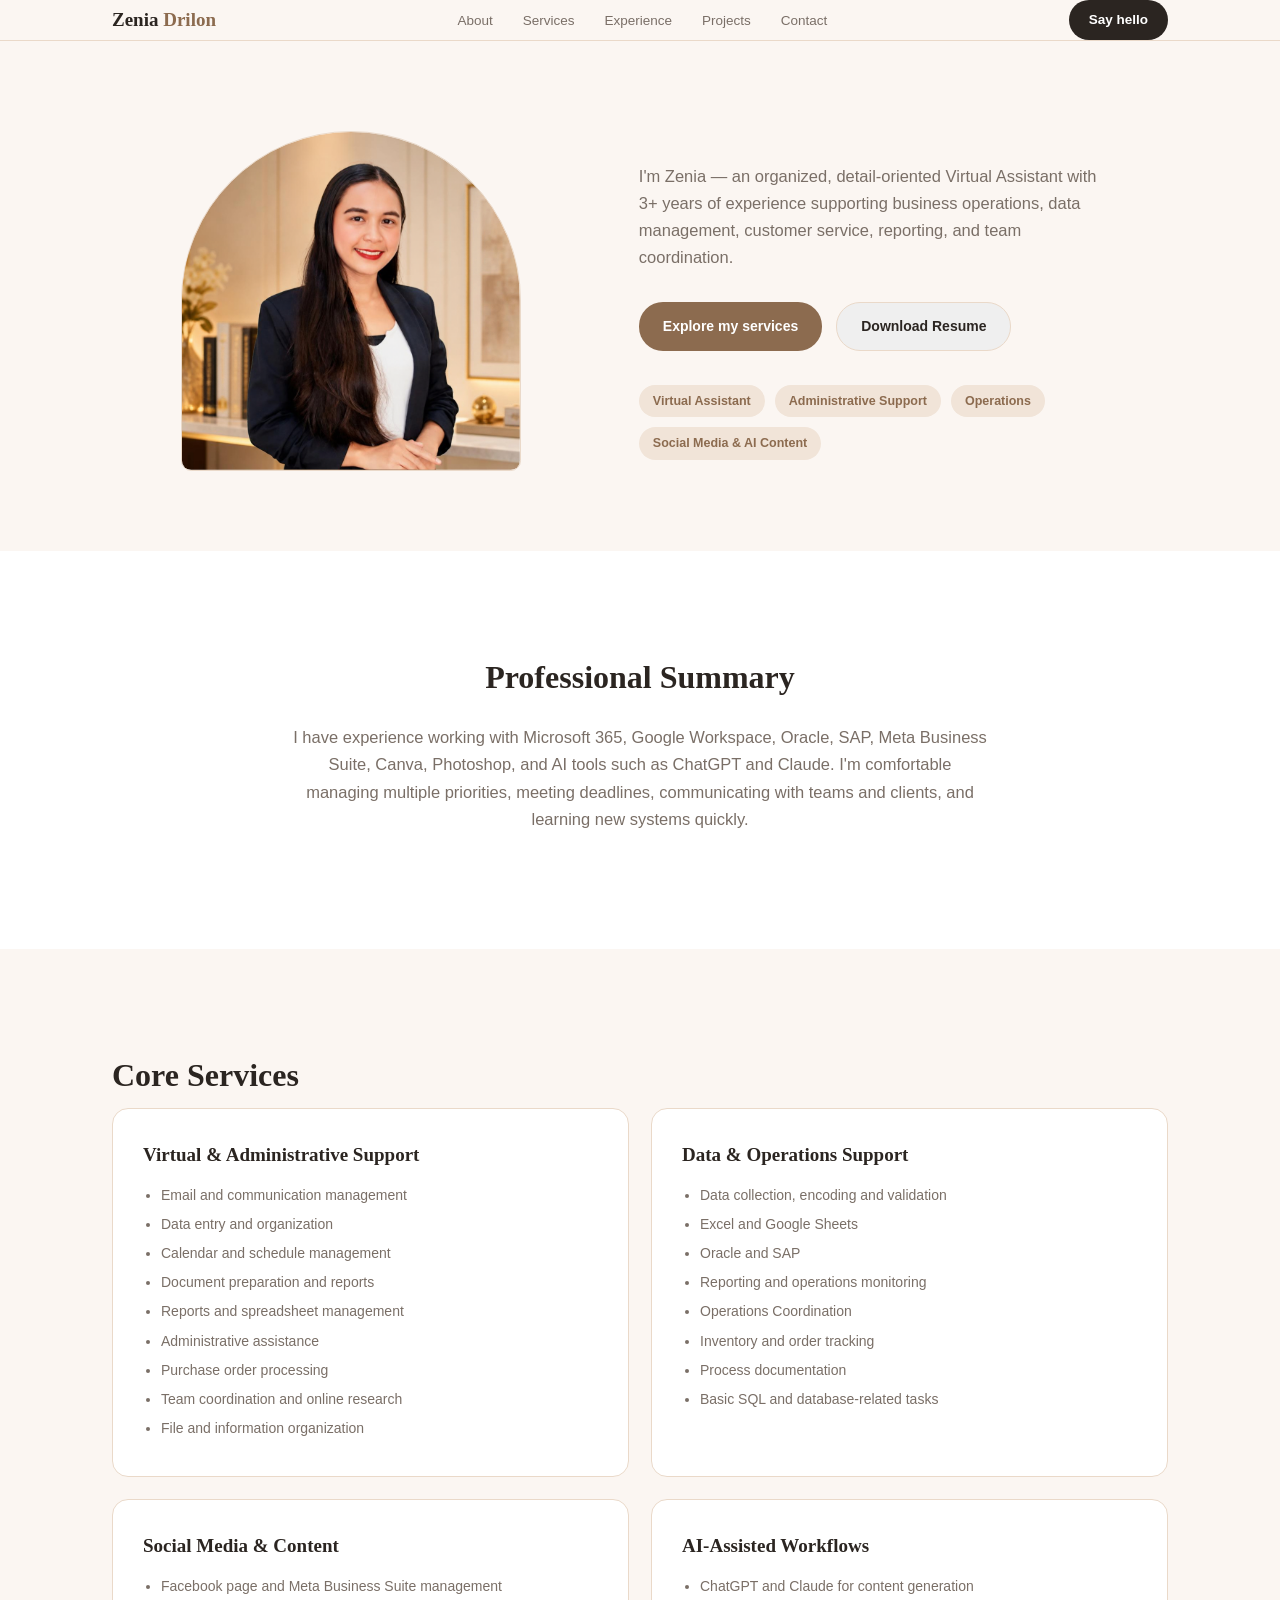
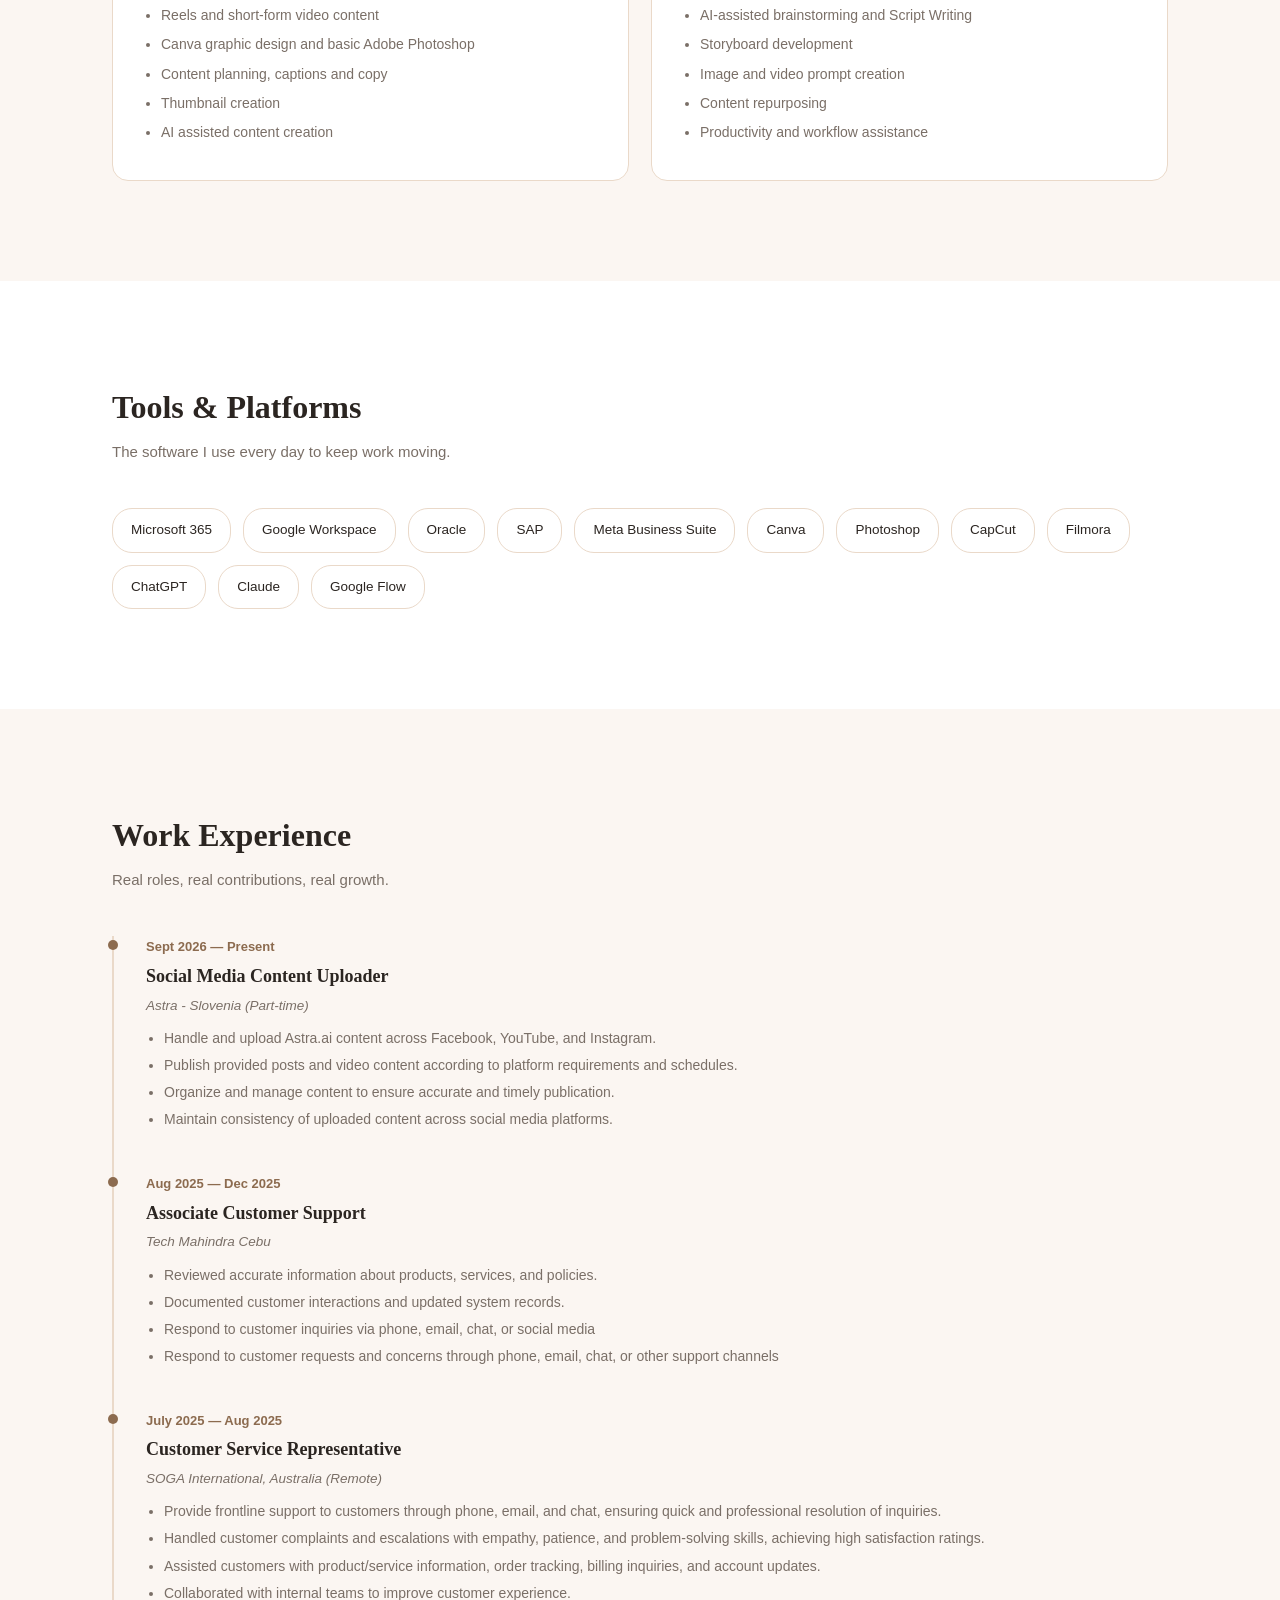
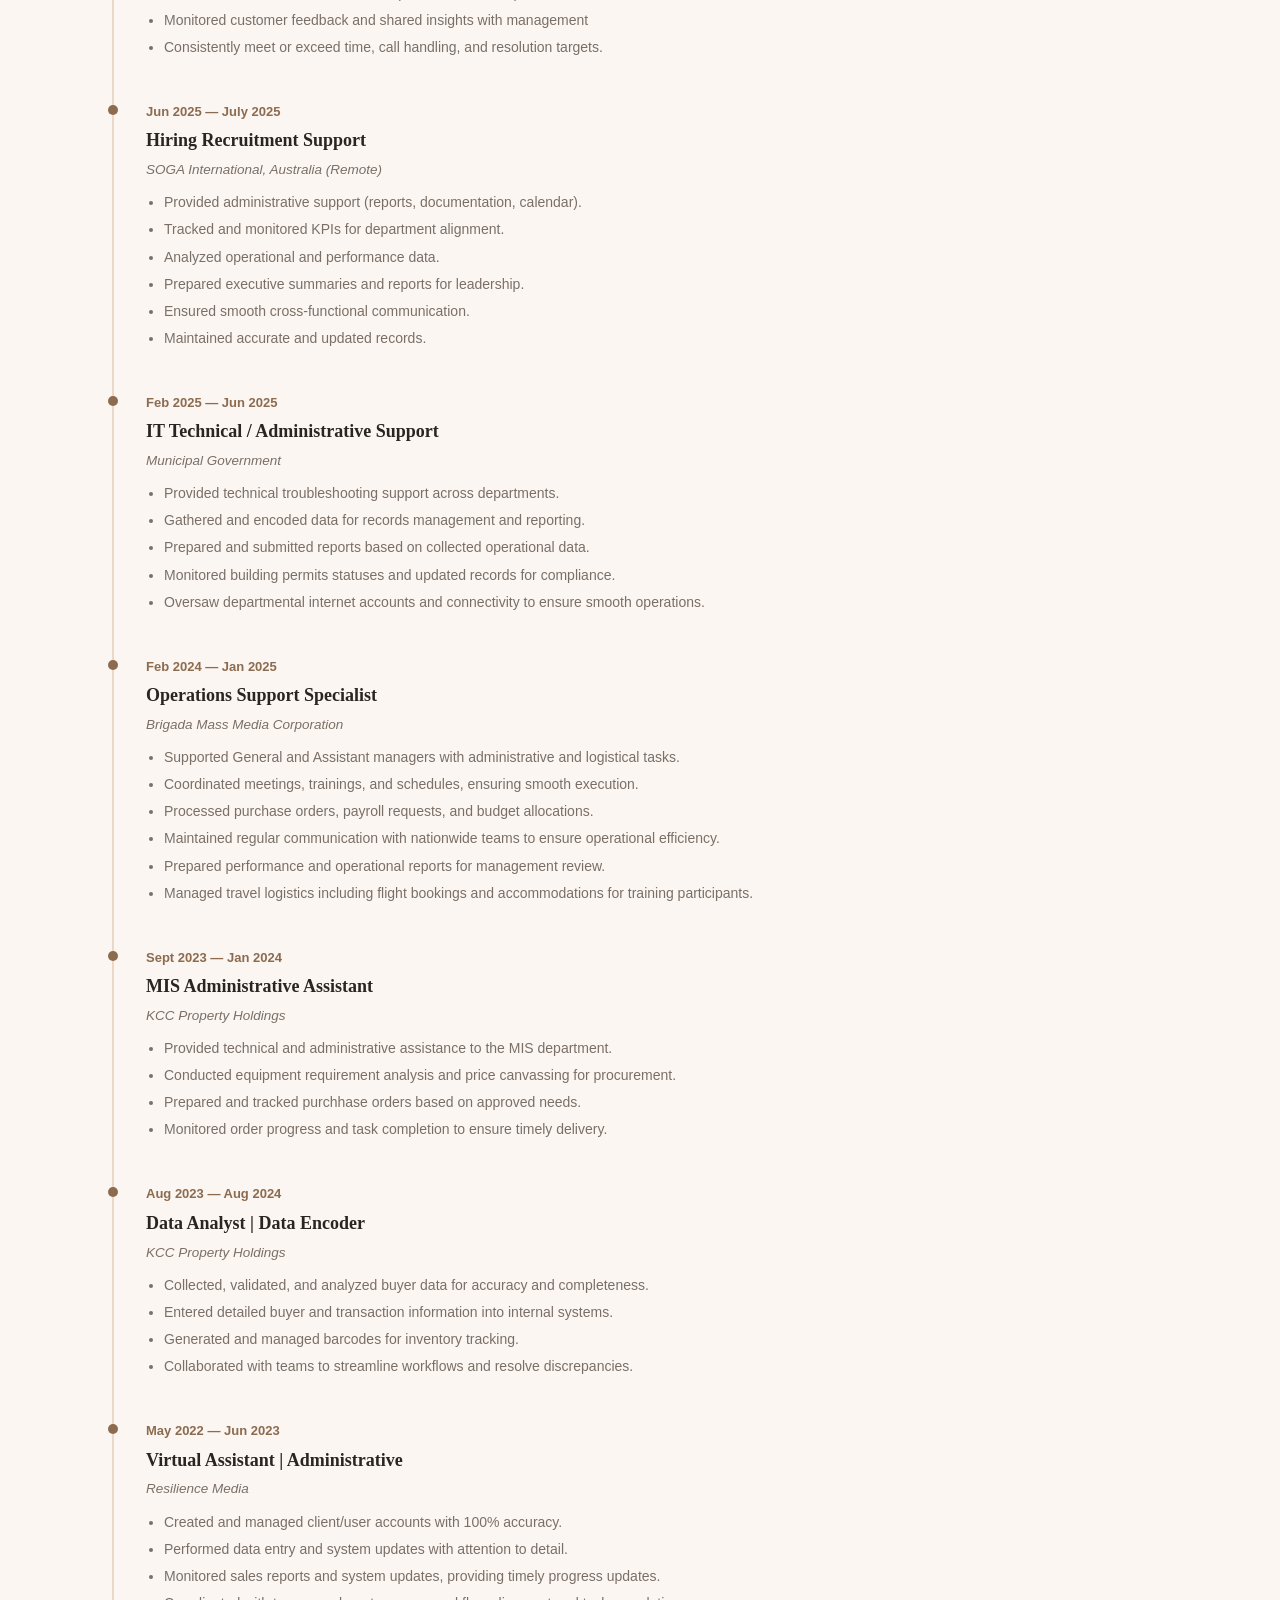
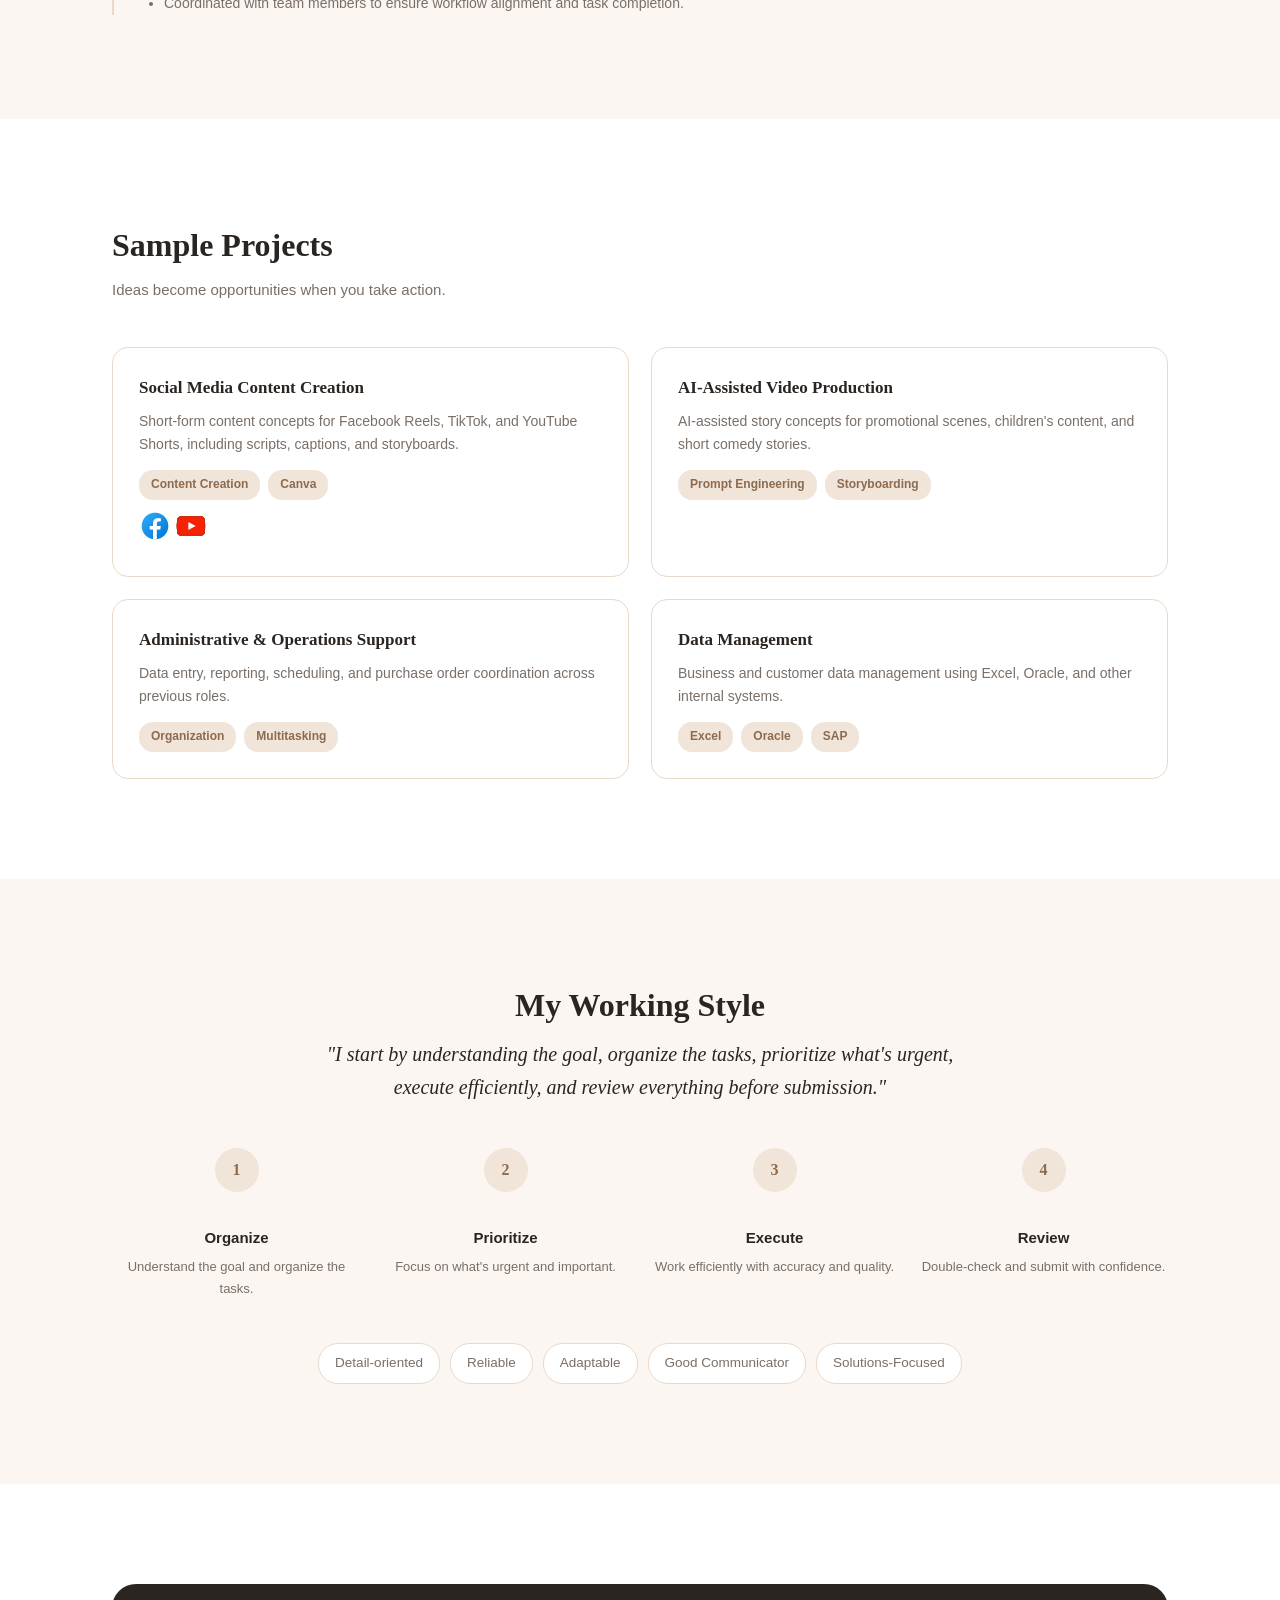
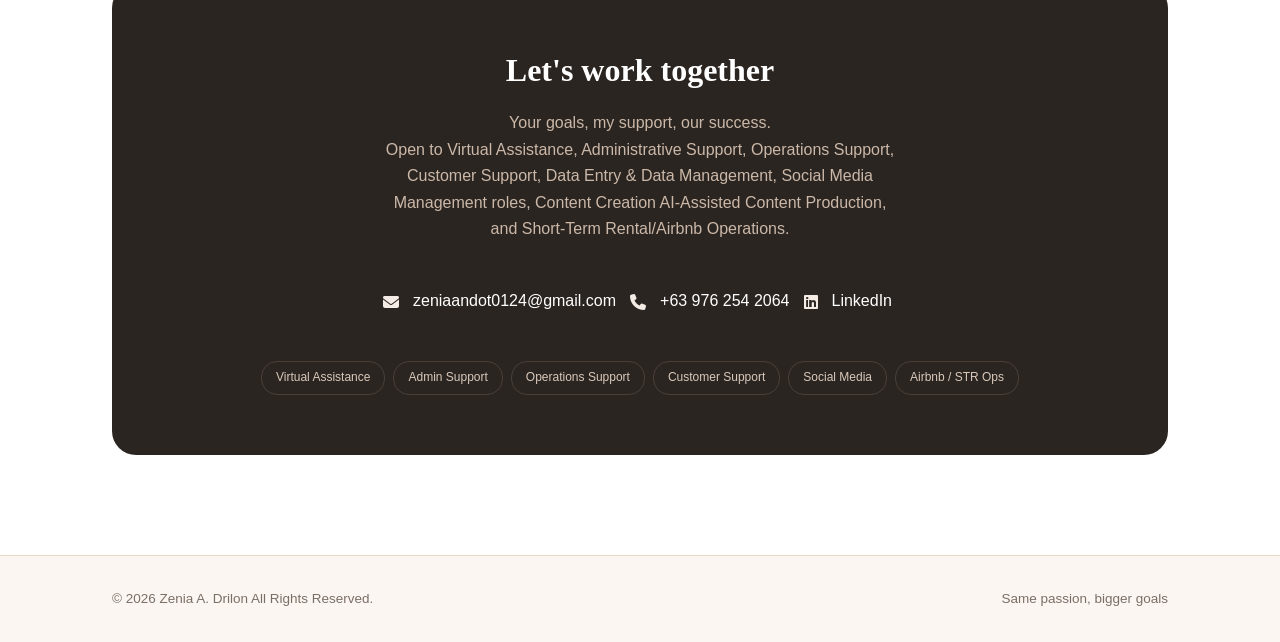
<file: index.html>
<!doctype html>
<html lang="en">
  <head>
    <meta charset="UTF-8" />
    <meta
      name="viewport"
      content="width=device-width, initial-scale=1, viewport-fit=cover"
    />
    <title>
      Zenia A. Drilon — Virtual Assistant | Admin Support | Operations
    </title>
    <link rel="icon" type="image/x-icon" href="./assets/images/title-me.ico" />
    <link rel="stylesheet" href="style.css" />
    <link rel="stylesheet" href="mediaqueries.css" />
    <link
      rel="stylesheet"
      href="https://cdnjs.cloudflare.com/ajax/libs/font-awesome/6.7.2/css/all.min.css"
    />
  </head>
  <body>
    <header>
      <nav class="wrap">
        <div class="logo">Zenia <span>Drilon</span></div>
        <ul class="nav-links">
          <li><a href="#about">About</a></li>
          <li><a href="#services">Services</a></li>
          <li><a href="#experience">Experience</a></li>
          <li><a href="#projects">Projects</a></li>
          <li><a href="#contact">Contact</a></li>
        </ul>
        <a class="nav-cta" href="#contact">Say hello</a>
        <button class="burger" aria-label="Menu">
          <span></span><span></span><span></span>
        </button>
      </nav>
    </header>

    <section class="hero">
      <div class="wrap hero-grid">
        <div class="hero-photo-wrap">
          <div class="hero-photo">
            <img src="./assets/images/profile-me.svg" alt="" />
          </div>
        </div>
        <div>
          <!-- <div class="kicker">
            Virtual Assistant · Admin Support · Operations
          </div> -->
          <!-- <h1>
            Organize. Create. Support.
            <span class="script" style="font-size: 1.3em">Grow.</span>
          </h1> -->
          <p class="lead">
            I'm Zenia — an organized, detail-oriented Virtual Assistant with 3+
            years of experience supporting business operations, data management,
            customer service, reporting, and team coordination.
          </p>
          <div class="hero-actions">
            <a class="btn btn-primary" href="#services">Explore my services</a>
            <!-- <a class="btn btn-secondary" href="#contact">Let's connect</a> -->
            <button
              class="btn btn-secondary"
              onclick="window.open('./assets/resume/Zenia_Drilon_Resume.pdf')"
            >
              Download Resume
            </button>
          </div>
          <div class="badges">
            <span>Virtual Assistant</span><span>Administrative Support</span
            ><span>Operations</span><span>Social Media & AI Content</span>
          </div>
        </div>
      </div>
    </section>

    <section id="about" class="alt">
      <div class="wrap" style="max-width: 760px; text-align: center">
        <h2 class="section-title" style="margin-bottom: 20px">
          Professional Summary
        </h2>
        <p style="font-size: 16.5px">
          I have experience working with Microsoft 365, Google Workspace,
          Oracle, SAP, Meta Business Suite, Canva, Photoshop, and AI tools such
          as ChatGPT and Claude. I'm comfortable managing multiple priorities,
          meeting deadlines, communicating with teams and clients, and learning
          new systems quickly.
        </p>
      </div>
    </section>

    <section id="services">
      <div class="wrap">
        <h2 class="section-title">Core Services</h2>
        <div class="service-grid">
          <div class="service-card">
            <h3>Virtual & Administrative Support</h3>
            <ul>
              <li>Email and communication management</li>
              <li>Data entry and organization</li>
              <li>Calendar and schedule management</li>
              <li>Document preparation and reports</li>
              <li>Reports and spreadsheet management</li>
              <li>Administrative assistance</li>
              <li>Purchase order processing</li>
              <li>Team coordination and online research</li>
              <li>File and information organization</li>
            </ul>
          </div>
          <div class="service-card">
            <h3>Data & Operations Support</h3>
            <ul>
              <li>Data collection, encoding and validation</li>
              <li>Excel and Google Sheets</li>
              <li>Oracle and SAP</li>
              <li>Reporting and operations monitoring</li>
              <li>Operations Coordination</li>
              <li>Inventory and order tracking</li>
              <li>Process documentation</li>
              <li>Basic SQL and database-related tasks</li>
            </ul>
          </div>
          <div class="service-card">
            <h3>Social Media & Content</h3>
            <ul>
              <li>Facebook page and Meta Business Suite management</li>
              <li>Reels and short-form video content</li>
              <li>Canva graphic design and basic Adobe Photoshop</li>
              <li>Content planning, captions and copy</li>
              <li>Thumbnail creation</li>
              <li>AI assisted content creation</li>
            </ul>
          </div>
          <div class="service-card">
            <h3>AI-Assisted Workflows</h3>
            <ul>
              <li>ChatGPT and Claude for content generation</li>
              <li>AI-assisted brainstorming and Script Writing</li>
              <li>Storyboard development</li>
              <li>Image and video prompt creation</li>
              <li>Content repurposing</li>
              <li>Productivity and workflow assistance</li>
            </ul>
          </div>
        </div>
      </div>
    </section>

    <section id="tools" class="alt">
      <div class="wrap">
        <h2 class="section-title">Tools & Platforms</h2>
        <p class="section-sub">
          The software I use every day to keep work moving.
        </p>
        <div class="tools-row">
          <span class="tool-pill">Microsoft 365</span>
          <span class="tool-pill">Google Workspace</span>
          <span class="tool-pill">Oracle</span>
          <span class="tool-pill">SAP</span>
          <span class="tool-pill">Meta Business Suite</span>
          <span class="tool-pill">Canva</span>
          <span class="tool-pill">Photoshop</span>
          <span class="tool-pill">CapCut</span>
          <span class="tool-pill">Filmora</span>
          <span class="tool-pill">ChatGPT</span>
          <span class="tool-pill">Claude</span>
          <span class="tool-pill">Google Flow</span>
        </div>
      </div>
    </section>

    <section id="experience">
      <div class="wrap">
        <h2 class="section-title">Work Experience</h2>
        <p class="section-sub">Real roles, real contributions, real growth.</p>
        <div class="timeline">
          <div class="timeline-item">
            <div class="date">Sept 2026 — Present</div>
            <h3>Social Media Content Uploader</h3>
            <div class="company">Astra - Slovenia (Part-time)</div>
            <ul>
              <li>
                Handle and upload Astra.ai content across Facebook, YouTube, and
                Instagram.
              </li>
              <li>
                Publish provided posts and video content according to platform
                requirements and schedules.
              </li>
              <li>
                Organize and manage content to ensure accurate and timely
                publication.
              </li>
              <li>
                Maintain consistency of uploaded content across social media
                platforms.
              </li>
            </ul>
          </div>
          <div class="timeline-item">
            <div class="date">Aug 2025 — Dec 2025</div>
            <h3>Associate Customer Support</h3>
            <div class="company">Tech Mahindra Cebu</div>
            <ul>
              <li>
                Reviewed accurate information about products, services, and
                policies.
              </li>
              <li>
                Documented customer interactions and updated system records.
              </li>
              <li>
                Respond to customer inquiries via phone, email, chat, or social
                media
              </li>
              <li>
                Respond to customer requests and concerns through phone, email,
                chat, or other support channels
              </li>
            </ul>
          </div>
          <div class="timeline-item">
            <div class="date">July 2025 — Aug 2025</div>
            <h3>Customer Service Representative</h3>
            <div class="company">SOGA International, Australia (Remote)</div>
            <ul>
              <li>
                Provide frontline support to customers through phone, email, and
                chat, ensuring quick and professional resolution of inquiries.
              </li>
              <li>
                Handled customer complaints and escalations with empathy,
                patience, and problem-solving skills, achieving high
                satisfaction ratings.
              </li>
              <li>
                Assisted customers with product/service information, order
                tracking, billing inquiries, and account updates.
              </li>
              <li>
                Collaborated with internal teams to improve customer experience.
              </li>
              <li>
                Monitored customer feedback and shared insights with management
              </li>
              <li>
                Consistently meet or exceed time, call handling, and resolution
                targets.
              </li>
            </ul>
          </div>
          <div class="timeline-item">
            <div class="date">Jun 2025 — July 2025</div>
            <h3>Hiring Recruitment Support</h3>
            <div class="company">SOGA International, Australia (Remote)</div>
            <ul>
              <li>
                Provided administrative support (reports, documentation,
                calendar).
              </li>
              <li>Tracked and monitored KPIs for department alignment.</li>
              <li>Analyzed operational and performance data.</li>
              <li>Prepared executive summaries and reports for leadership.</li>
              <li>Ensured smooth cross-functional communication.</li>
              <li>Maintained accurate and updated records.</li>
            </ul>
          </div>
          <div class="timeline-item">
            <div class="date">Feb 2025 — Jun 2025</div>
            <h3>IT Technical / Administrative Support</h3>
            <div class="company">Municipal Government</div>
            <ul>
              <li>
                Provided technical troubleshooting support across departments.
              </li>
              <li>
                Gathered and encoded data for records management and reporting.
              </li>
              <li>
                Prepared and submitted reports based on collected operational
                data.
              </li>
              <li>
                Monitored building permits statuses and updated records for
                compliance.
              </li>
              <li>
                Oversaw departmental internet accounts and connectivity to
                ensure smooth operations.
              </li>
            </ul>
          </div>
          <div class="timeline-item">
            <div class="date">Feb 2024 — Jan 2025</div>
            <h3>Operations Support Specialist</h3>
            <div class="company">Brigada Mass Media Corporation</div>
            <ul>
              <li>
                Supported General and Assistant managers with administrative and
                logistical tasks.
              </li>
              <li>
                Coordinated meetings, trainings, and schedules, ensuring smooth
                execution.
              </li>
              <li>
                Processed purchase orders, payroll requests, and budget
                allocations.
              </li>
              <li>
                Maintained regular communication with nationwide teams to ensure
                operational efficiency.
              </li>
              <li>
                Prepared performance and operational reports for management
                review.
              </li>
              <li>
                Managed travel logistics including flight bookings and
                accommodations for training participants.
              </li>
            </ul>
          </div>
          <div class="timeline-item">
            <div class="date">Sept 2023 — Jan 2024</div>
            <h3>MIS Administrative Assistant</h3>
            <div class="company">KCC Property Holdings</div>
            <ul>
              <li>
                Provided technical and administrative assistance to the MIS
                department.
              </li>
              <li>
                Conducted equipment requirement analysis and price canvassing
                for procurement.
              </li>
              <li>
                Prepared and tracked purchhase orders based on approved needs.
              </li>
              <li>
                Monitored order progress and task completion to ensure timely
                delivery.
              </li>
            </ul>
          </div>
          <div class="timeline-item">
            <div class="date">Aug 2023 — Aug 2024</div>
            <h3>Data Analyst | Data Encoder</h3>
            <div class="company">KCC Property Holdings</div>
            <ul>
              <li>
                Collected, validated, and analyzed buyer data for accuracy and
                completeness.
              </li>
              <li>
                Entered detailed buyer and transaction information into internal
                systems.
              </li>
              <li>Generated and managed barcodes for inventory tracking.</li>
              <li>
                Collaborated with teams to streamline workflows and resolve
                discrepancies.
              </li>
            </ul>
          </div>
          <div class="timeline-item">
            <div class="date">May 2022 — Jun 2023</div>
            <h3>Virtual Assistant | Administrative</h3>
            <div class="company">Resilience Media</div>
            <ul>
              <li>
                Created and managed client/user accounts with 100% accuracy.
              </li>
              <li>
                Performed data entry and system updates with attention to
                detail.
              </li>
              <li>
                Monitored sales reports and system updates, providing timely
                progress updates.
              </li>
              <li>
                Coordinated with team members to ensure workflow alignment and
                task completion.
              </li>
            </ul>
          </div>
        </div>
      </div>
    </section>

    <section id="projects" class="alt">
      <div class="wrap">
        <h2 class="section-title">Sample Projects</h2>
        <p class="section-sub">
          Ideas become opportunities when you take action.
        </p>
        <div class="project-grid">
          <div class="card">
            <h3>Social Media Content Creation</h3>
            <p>
              Short-form content concepts for Facebook Reels, TikTok, and
              YouTube Shorts, including scripts, captions, and storyboards.
            </p>
            <div class="tags">
              <span class="tag">Content Creation</span
              ><span class="tag">Canva</span>
            </div>
            <div class="project-links">
              <a
                href="https://www.facebook.com/share/19ZHxZSm2D/?mibextid=wwXIfr"
              >
                <img src="./assets/images/fb-ico.png" alt="SHORT FILMS"
              /></a>
              <a href="https://www.youtube.com/@ZennyZen-g2n">
                <img src="./assets/images/yt-ico.png" alt="Little AI Adventure"
              /></a>
            </div>
          </div>
          <div class="card">
            <h3>AI-Assisted Video Production</h3>
            <p>
              AI-assisted story concepts for promotional scenes, children's
              content, and short comedy stories.
            </p>
            <div class="tags">
              <span class="tag">Prompt Engineering</span
              ><span class="tag">Storyboarding</span>
            </div>
          </div>
          <div class="card">
            <h3>Administrative & Operations Support</h3>
            <p>
              Data entry, reporting, scheduling, and purchase order coordination
              across previous roles.
            </p>
            <div class="tags">
              <span class="tag">Organization</span
              ><span class="tag">Multitasking</span>
            </div>
          </div>
          <div class="card">
            <h3>Data Management</h3>
            <p>
              Business and customer data management using Excel, Oracle, and
              other internal systems.
            </p>
            <div class="tags">
              <span class="tag">Excel</span><span class="tag">Oracle</span
              ><span class="tag">SAP</span>
            </div>
          </div>
        </div>
      </div>
    </section>

    <section id="style">
      <div class="wrap" style="text-align: center">
        <h2 class="section-title">My Working Style</h2>
        <p class="style-quote" style="margin: 0 auto 44px">
          "I start by understanding the goal, organize the tasks, prioritize
          what's urgent, execute efficiently, and review everything before
          submission."
        </p>
        <div class="style-steps">
          <div class="step">
            <div class="num">1</div>
            <h4>Organize</h4>
            <p>Understand the goal and organize the tasks.</p>
          </div>
          <div class="step">
            <div class="num">2</div>
            <h4>Prioritize</h4>
            <p>Focus on what's urgent and important.</p>
          </div>
          <div class="step">
            <div class="num">3</div>
            <h4>Execute</h4>
            <p>Work efficiently with accuracy and quality.</p>
          </div>
          <div class="step">
            <div class="num">4</div>
            <h4>Review</h4>
            <p>Double-check and submit with confidence.</p>
          </div>
        </div>
        <div class="traits">
          <span class="trait">Detail-oriented</span
          ><span class="trait">Reliable</span
          ><span class="trait">Adaptable</span
          ><span class="trait">Good Communicator</span
          ><span class="trait">Solutions-Focused</span>
        </div>
      </div>
    </section>

    <section id="contact" class="alt">
      <div class="wrap">
        <div class="contact-box">
          <h2>Let's work together</h2>
          <p>
            Your goals, my support, our success.
            <br />
            Open to Virtual Assistance, Administrative Support, Operations
            Support, Customer Support, Data Entry & Data Management, Social
            Media Management roles, Content Creation AI-Assisted Content
            Production, and Short-Term Rental/Airbnb Operations.
          </p>
          <div></div>
          <div class="contact-links">
            <i class="fa-solid fa-envelope"></i>
            <a href="mailto:zeniaandot0124@gmail.com"
              >zeniaandot0124@gmail.com</a
            >
            <i class="fa-solid fa-phone"></i>
            <a href="tel:+639762542064">+63 976 254 2064</a>
            <i class="fa-brands fa-linkedin"></i>
            <a href="https://www.linkedin.com/in/zeniaandot/">LinkedIn</a>
          </div>
          <div class="avail-tags">
            <span>Virtual Assistance</span><span>Admin Support</span
            ><span>Operations Support</span><span>Customer Support</span
            ><span>Social Media</span><span>Airbnb / STR Ops</span>
          </div>
        </div>
      </div>
    </section>

    <footer>
      <div class="wrap footer-row">
        <span>© 2026 Zenia A. Drilon All Rights Reserved.</span>
        <span>Same passion, bigger goals</span>
      </div>
    </footer>
    <script src="script.js"></script>
  </body>
</html>
</file>
<file: style.css>
:root {
  --bg: #fbf6f2;
  --bg-alt: #ffffff;
  --ink: #2b2521;
  --ink-muted: #7a6f67;
  --accent: #b08867;
  --accent-deep: #8c6b4f;
  --accent-soft: #f1e4d8;
  --border: #ead9c9;
  --display: "Playfair Display", serif;
  --script: "Great Vibes", cursive;
  --body: "Inter", sans-serif;
  padding-top: env(safe-area-inset-top, 0px);
  padding-bottom: env(safe-area-inset-bottom, 0px);
}
* {
  box-sizing: border-box;
}
html {
  scroll-behavior: smooth;
  scroll-padding-top: 80px;
}
body {
  margin: 0;
  background: var(--bg);
  color: var(--ink);
  font-family: var(--body);
  line-height: 1.65;
  -webkit-font-smoothing: antialiased;
}
a {
  color: inherit;
  text-decoration: none;
}
.wrap {
  max-width: 1120px;
  margin: 0 auto;
  padding: 0 32px;
}
h1,
h2,
h3 {
  font-family: var(--display);
  font-weight: 600;
  letter-spacing: 0;
  margin: 0;
}
p {
  margin: 0 0 16px;
  color: var(--ink-muted);
}
section {
  padding: 100px 0;
}
.alt {
  background: var(--bg-alt);
}
.script {
  font-family: var(--script);
  color: var(--accent-deep);
}

header {
  position: sticky;
  top: 0;
  z-index: 20;
  background: rgba(251, 246, 242, 0.92);
  backdrop-filter: blur(6px);
  border-bottom: 1px solid var(--border);
  padding-top: env(safe-area-inset-top, 0px);
}
nav {
  max-width: 1120px;
  margin: 0 auto;
  padding: 20px 32px;
  display: flex;
  align-items: center;
  justify-content: space-between;
}
.logo {
  font-family: var(--display);
  font-weight: 700;
  font-size: 19px;
}
.logo span {
  color: var(--accent-deep);
}
.nav-links {
  display: flex;
  gap: 30px;
  list-style: none;
  margin: 0;
  padding: 0;
}
.nav-links a {
  font-size: 13.5px;
  color: var(--ink-muted);
  font-weight: 500;
}
.nav-links a:hover {
  color: var(--ink);
}
.nav-cta {
  background: var(--ink);
  color: #fff;
  border-radius: 24px;
  padding: 9px 20px;
  font-size: 13.5px;
  font-weight: 600;
}
.burger {
  display: none;
  background: none;
  border: none;
  cursor: pointer;
}
.burger span {
  display: block;
  width: 22px;
  height: 2px;
  background: var(--ink);
  margin: 5px 0;
}

.hero {
  padding: 90px 0 80px;
}
.hero-grid {
  display: grid;
  grid-template-columns: 0.95fr 1.05fr;
  gap: 48px;
  align-items: center;
}
.hero-photo-wrap {
  position: relative;
}
.hero-photo {
  border-radius: 200px 200px 12px 12px;
  overflow: hidden;
  border: 1px solid var(--border);
  max-width: 340px;
  margin: 0 auto;
}
.hero-photo img {
  width: 100%;
  display: block;
}
.kicker {
  font-size: 14px;
  color: var(--accent-deep);
  font-weight: 600;
  letter-spacing: 0.02em;
  margin-bottom: 14px;
}
.hero h1 {
  font-size: 44px;
  line-height: 1.2;
}
.hero p.lead {
  font-size: 16.5px;
  max-width: 460px;
  margin-top: 20px;
}
.hero-actions {
  display: flex;
  gap: 14px;
  margin-top: 30px;
  flex-wrap: wrap;
}
.btn {
  padding: 13px 24px;
  border-radius: 24px;
  font-weight: 600;
  font-size: 14px;
  font-family: var(--body);
}
.btn-primary {
  background: var(--accent-deep);
  color: #fff;
}
.btn-primary:hover {
  background: #755639;
}
.btn-secondary {
  border: 1px solid var(--border);
  color: var(--ink);
}
.btn-secondary:hover {
  border-color: var(--accent-deep);
  cursor: pointer;
}
.badges {
  display: flex;
  gap: 10px;
  margin-top: 34px;
  flex-wrap: wrap;
}
.badges span {
  font-size: 12.5px;
  background: var(--accent-soft);
  color: var(--accent-deep);
  padding: 6px 14px;
  border-radius: 20px;
  font-weight: 600;
}

h2.section-title {
  font-size: 32px;
  margin-bottom: 6px;
}
.section-sub {
  font-size: 15px;
  margin-bottom: 44px;
  max-width: 520px;
}

.service-grid {
  display: grid;
  grid-template-columns: repeat(2, 1fr);
  gap: 22px;
}
.service-card {
  background: var(--bg-alt);
  border: 1px solid var(--border);
  border-radius: 16px;
  padding: 30px;
}
.service-card h3 {
  font-size: 19px;
  margin-bottom: 14px;
}
.service-card ul {
  margin: 0;
  padding-left: 18px;
  color: var(--ink-muted);
  font-size: 14px;
}
.service-card li {
  margin-bottom: 6px;
}

.tools-row {
  display: flex;
  flex-wrap: wrap;
  gap: 12px;
}
.tool-pill {
  border: 1px solid var(--border);
  background: var(--bg-alt);
  border-radius: 20px;
  padding: 10px 18px;
  font-size: 13.5px;
  color: var(--ink);
}

.timeline {
  border-left: 2px solid var(--border);
  padding-left: 32px;
}
.timeline-item {
  position: relative;
  padding-bottom: 38px;
}
.timeline-item:last-child {
  padding-bottom: 0;
}
.timeline-item::before {
  content: "";
  position: absolute;
  left: -38px;
  top: 4px;
  width: 10px;
  height: 10px;
  border-radius: 50%;
  background: var(--accent-deep);
}
.timeline-item .date {
  font-size: 13px;
  color: var(--accent-deep);
  font-weight: 600;
  margin-bottom: 4px;
}
.timeline-item h3 {
  font-size: 18px;
  margin-bottom: 3px;
}
.timeline-item .company {
  color: var(--ink-muted);
  font-size: 13.5px;
  font-style: italic;
  margin-bottom: 10px;
  font-family: var(--body);
}
.timeline-item ul {
  margin: 0;
  padding-left: 18px;
  color: var(--ink-muted);
  font-size: 14px;
}
.timeline-item li {
  margin-bottom: 4px;
}

.project-grid {
  display: grid;
  grid-template-columns: repeat(2, 1fr);
  gap: 22px;
}
.card {
  background: var(--bg-alt);
  border: 1px solid var(--border);
  border-radius: 16px;
  padding: 26px;
}
.card h3 {
  font-size: 17px;
  margin-bottom: 8px;
}
.card p {
  font-size: 14px;
  margin-bottom: 14px;
}
.tags {
  display: flex;
  flex-wrap: wrap;
  gap: 8px;
}
.tag {
  font-size: 12px;
  background: var(--accent-soft);
  color: var(--accent-deep);
  padding: 5px 12px;
  border-radius: 14px;
  font-weight: 600;
}

.style-quote {
  font-family: var(--display);
  font-style: italic;
  font-size: 20px;
  max-width: 680px;
  margin-bottom: 44px;
  color: var(--ink);
}
.style-steps {
  display: grid;
  grid-template-columns: repeat(4, 1fr);
  gap: 20px;
  margin-bottom: 44px;
}
.step {
  text-align: center;
}
.step .num {
  display: inline-flex;
  width: 44px;
  height: 44px;
  border-radius: 50%;
  background: var(--accent-soft);
  color: var(--accent-deep);
  align-items: center;
  justify-content: center;
  font-family: var(--display);
  font-weight: 700;
  font-size: 16px;
  margin-bottom: 14px;
}
.step h4 {
  font-size: 15px;
  margin-bottom: 6px;
  font-family: var(--body);
  font-weight: 700;
}
.step p {
  font-size: 13px;
  margin: 0;
}
.traits {
  display: flex;
  flex-wrap: wrap;
  gap: 10px;
  justify-content: center;
}
.trait {
  border: 1px solid var(--border);
  border-radius: 20px;
  padding: 8px 16px;
  font-size: 13.5px;
  color: var(--ink-muted);
  background: var(--bg-alt);
}

.contact-box {
  background: var(--ink);
  color: #f4ece4;
  border-radius: 24px;
  padding: 60px;
  text-align: center;
}
.contact-box h2 {
  color: #fff;
  font-size: 32px;
  margin-bottom: 14px;
}
.contact-box p {
  color: #cbb8a8;
  max-width: 520px;
  margin: 0 auto 26px;
}
/* .contact-links {
  display: flex;
  gap: 10px;
  justify-content: center;
  flex-wrap: wrap;
}
.contact-links a {
  font-size: 15px;
  font-weight: 600;
  border-bottom: 2px solid var(--accent);
  padding-bottom: 3px;
  align-items: center;
  display: flex;
}
.contact-links i {
  width: 20px;
  text-align: center;
} */

.contact-links {
  display: flex;
  justify-content: center;
  align-items: center;
  flex-wrap: wrap;
  gap: 9px;
  padding: 15px;
}

.contact-links a {
  display: flex;
  align-items: center;
  gap: 5px;

  padding: 5px 5px;

  color: white;
  text-decoration: none;
}

.contact-links i {
  font-size: 16px;
}
.avail-tags {
  display: flex;
  flex-wrap: wrap;
  gap: 8px;
  margin-top: 26px;
  justify-content: center;
}
.avail-tags span {
  font-size: 12px;
  border: 1px solid #4a3f37;
  padding: 6px 14px;
  border-radius: 16px;
  color: #d9c9bb;
}

footer {
  padding: 32px 0;
  border-top: 1px solid var(--border);
}
.footer-row {
  display: flex;
  justify-content: space-between;
  font-size: 13.5px;
  color: var(--ink-muted);
  flex-wrap: wrap;
  gap: 10px;
}

.project-links {
  margin-top: 10px;
}
</file>
<file: mediaqueries.css>
@media (max-width: 900px) {
  .nav-links,
  .nav-cta {
    display: none;
  }
  .burger {
    display: block;
  }
  .hero-grid {
    grid-template-columns: 1fr;
  }
  .hero-photo {
    max-width: 260px;
  }
  .service-grid {
    grid-template-columns: 1fr;
  }
  .project-grid {
    grid-template-columns: 1fr;
  }
  .style-steps {
    grid-template-columns: 1fr 1fr;
  }
  .hero h1 {
    font-size: 32px;
  }
  section {
    padding: 64px 0;
  }
  .wrap {
    padding: 0 20px;
  }
  .contact-box {
    padding: 40px 24px;
  }
}
@media (max-width: 520px) {
  .style-steps {
    grid-template-columns: 1fr;
  }
}
</file>
